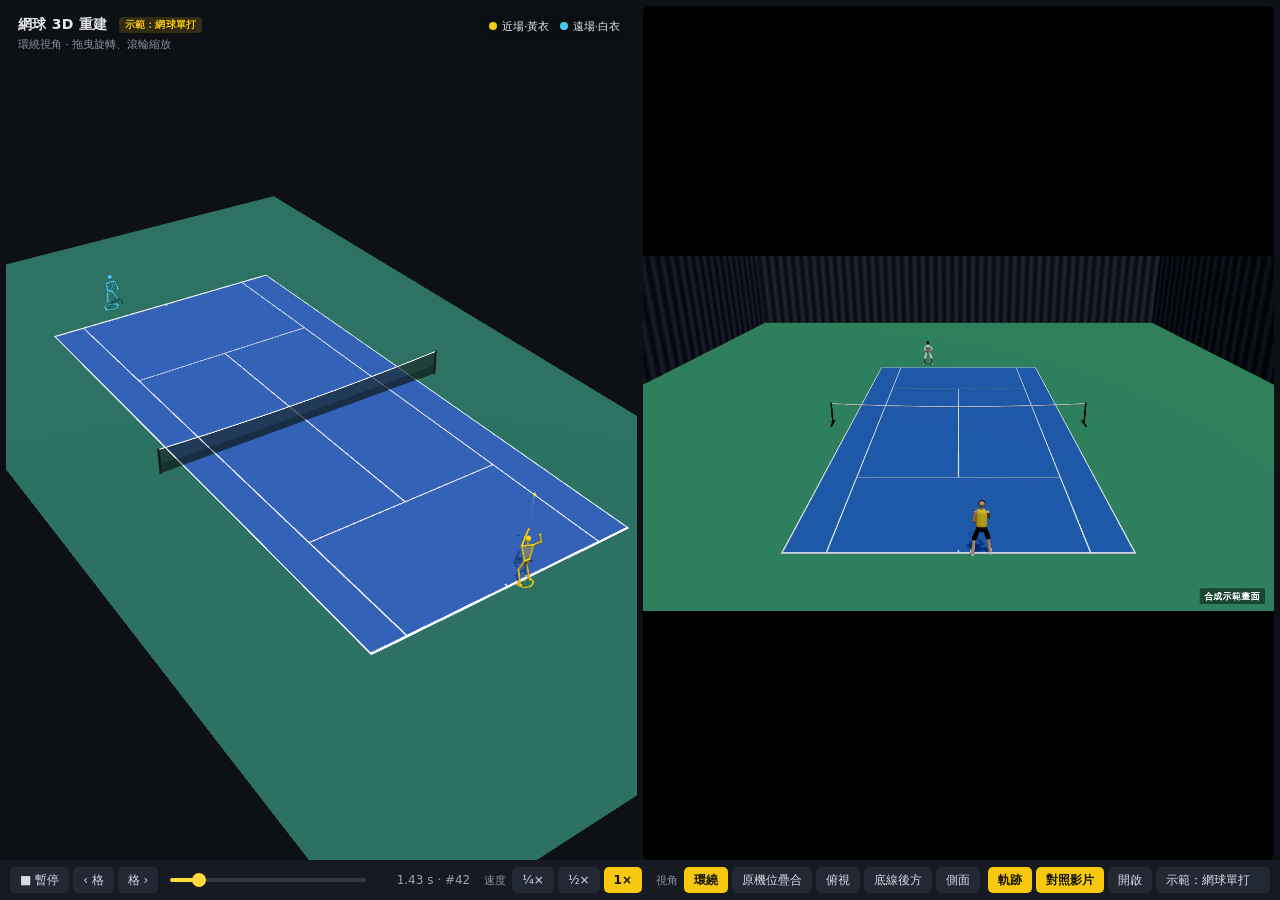
<file: web/index.html>
<!doctype html>
<html lang="zh-Hant-TW">
<head>
  <meta charset="utf-8">
  <meta name="viewport" content="width=device-width, initial-scale=1, viewport-fit=cover">
  <meta name="theme-color" content="#0d1117">
  <title>網球 3D 重建</title>
  <link rel="stylesheet" href="css/style.css">
  <script type="importmap">
    {
      "imports": {
        "three": "./vendor/three.module.min.js",
        "three/addons/": "./vendor/addons/"
      }
    }
  </script>
</head>
<body>
  <main id="stage">
    <section id="view3d" class="panel" aria-label="3D 重建畫面">
      <canvas id="canvas3d"></canvas>
      <header class="hud">
        <h1><span id="appTitle">網球 3D 重建</span> <span id="datasetTag" class="tag"></span></h1>
        <p id="viewHint">環繞視角 · 拖曳旋轉、滾輪縮放</p>
      </header>
      <ul id="legend" class="legend"></ul>
      <div id="message" class="message" hidden></div>
    </section>
    <section id="viewVideo" class="panel video-panel" aria-label="對照影片">
      <video id="video" playsinline muted preload="auto"></video>
      <div id="noVideo" class="no-video" hidden>
        <p>沒有對照影片</p>
        <p class="sub">把影片和 JSON 一起拖進視窗，或按右下角「開啟」。</p>
      </div>
    </section>
  </main>

  <footer id="bar">
    <div class="grp grp-play">
      <button id="btnPlay" type="button" title="播放／暫停（空白鍵）">■ 暫停</button>
      <button id="btnPrev" type="button" title="上一格（←）">‹ 格</button>
      <button id="btnNext" type="button" title="下一格（→）">格 ›</button>
    </div>
    <input id="timeline" type="range" min="0" max="0" step="1" value="0" aria-label="時間軸">
    <div class="grp grp-info">
      <span id="timecode" class="timecode">0.00 s · #0</span>
    </div>
    <div class="grp grp-speed">
      <span class="lbl">速度</span>
      <button type="button" data-speed="0.25">¼×</button>
      <button type="button" data-speed="0.5">½×</button>
      <button type="button" data-speed="1" class="active">1×</button>
    </div>
    <div class="grp grp-views">
      <span class="lbl">視角</span>
      <button type="button" data-view="orbit" class="active">環繞</button>
      <button type="button" data-view="overlay">原機位疊合</button>
      <button type="button" data-view="top">俯視</button>
      <button type="button" data-view="behind">底線後方</button>
      <button type="button" data-view="side">側面</button>
    </div>
    <div class="grp grp-toggles">
      <button id="btnTrails" type="button" class="toggle active" title="軌跡（T）">軌跡</button>
      <button id="btnVideo" type="button" class="toggle active" title="對照影片（V）">對照影片</button>
      <button id="btnOpen" type="button" title="開啟 JSON／影片檔">開啟</button>
      <select id="datasetSelect" aria-label="選擇資料" hidden></select>
    </div>
    <input id="fileInput" type="file" accept=".json,application/json,video/*" multiple hidden>
  </footer>

  <div id="dropHint" class="drop-hint" hidden>放開以載入 JSON／影片</div>

  <script type="module" src="js/main.js"></script>
</body>
</html>
</file>
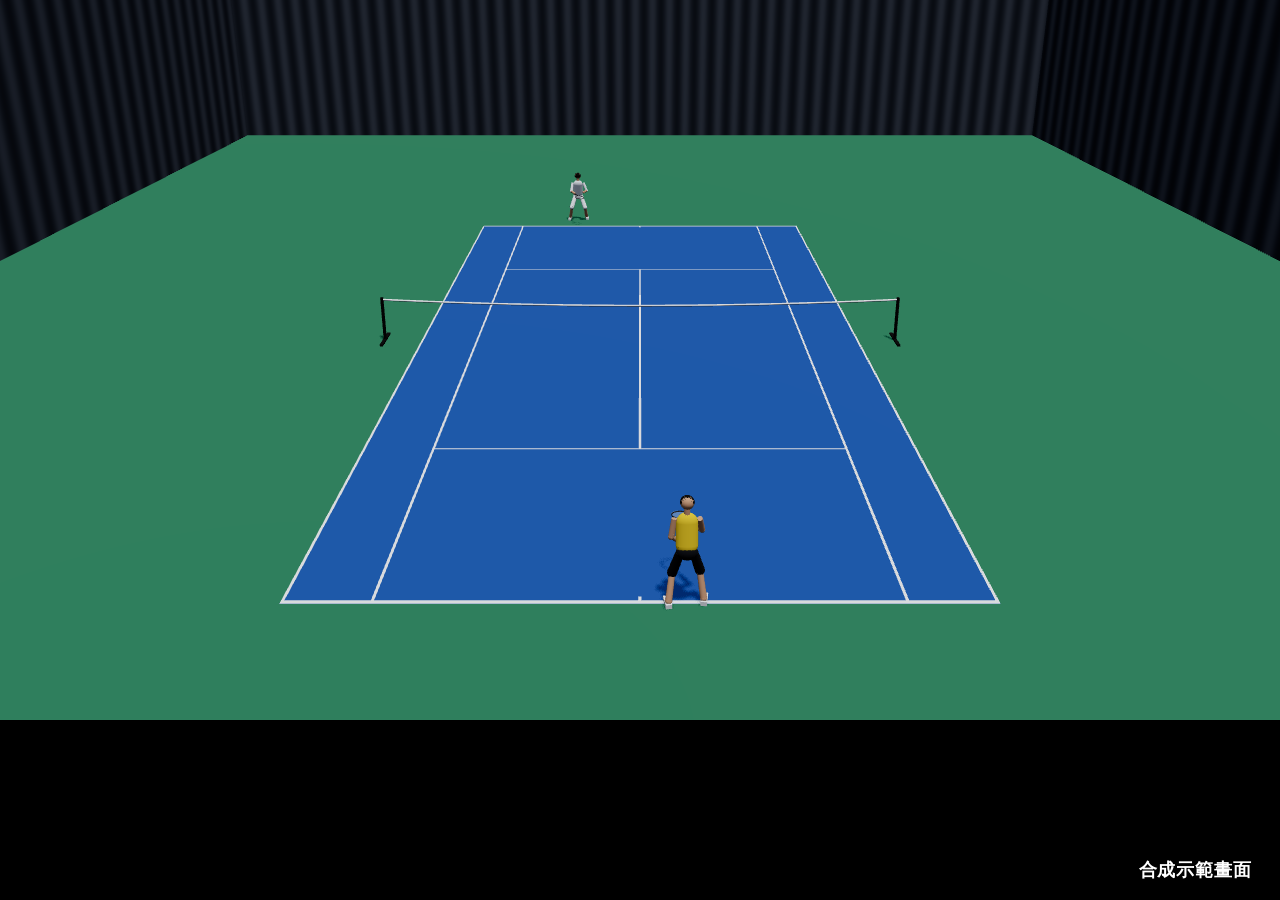
<file: tools/demo-footage/index.html>
<!doctype html>
<html lang="zh-Hant-TW">
<head>
  <meta charset="utf-8">
  <title>示範影片產生器</title>
  <style>html, body { margin: 0; background: #000; } canvas { display: block; }</style>
  <script type="importmap">
    { "imports": { "three": "../../web/vendor/three.module.min.js", "three/addons/": "../../web/vendor/addons/" } }
  </script>
</head>
<body>
  <!-- 由 tools/render-demo-video.mjs 開啟：把示範資料從「原始攝影機」的位置畫成擬真畫面，逐格截圖後合成影片 -->
  <canvas id="c" width="1280" height="720"></canvas>
  <div style="position:fixed;right:18px;bottom:14px;padding:4px 10px;border-radius:4px;background:rgba(0,0,0,.45);color:#fff;font:600 18px system-ui,'Noto Sans TC',sans-serif;letter-spacing:.05em">合成示範畫面</div>
  <script type="module" src="render.js"></script>
</body>
</html>
</file>
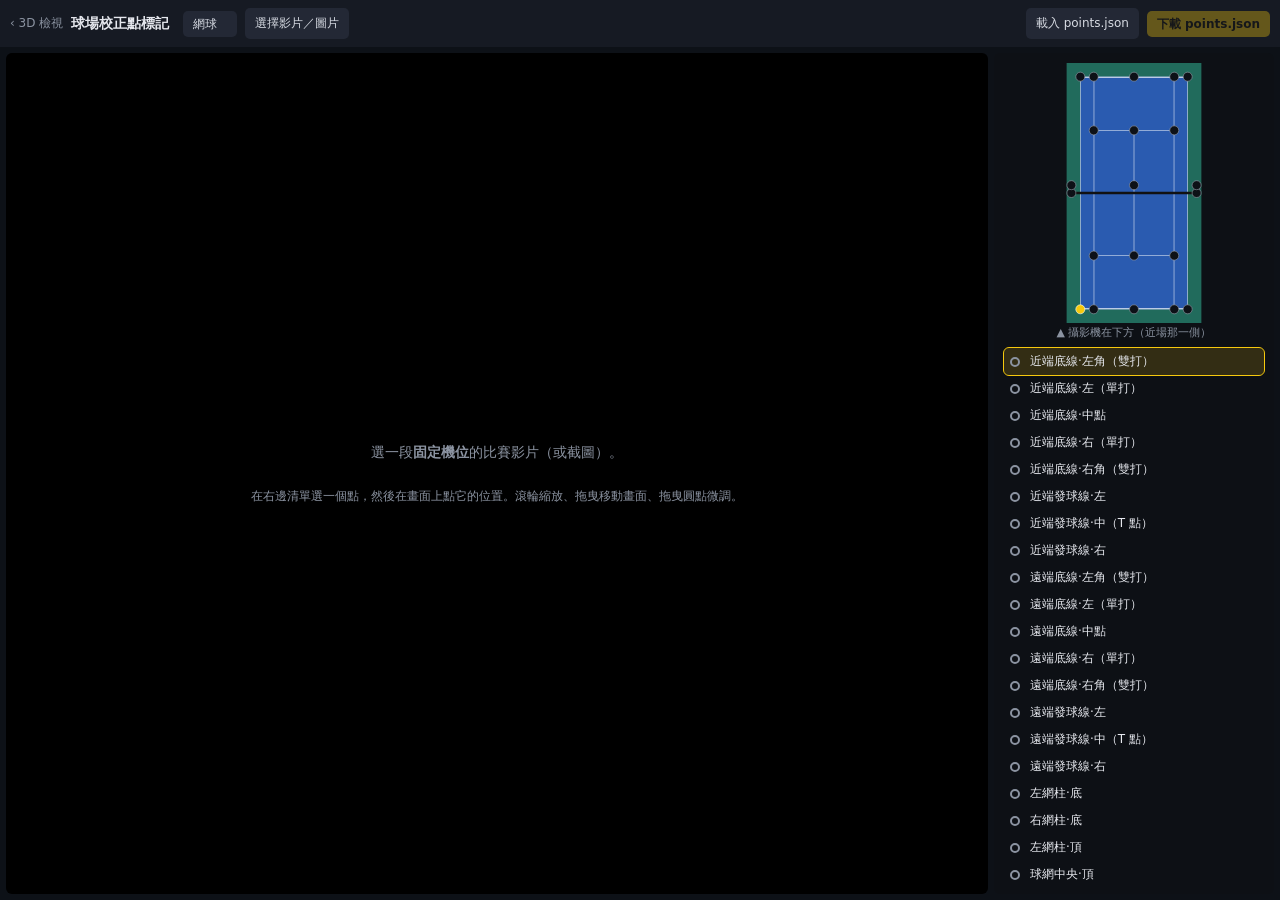
<file: web/calibrate.html>
<!doctype html>
<html lang="zh-Hant-TW">
<head>
  <meta charset="utf-8">
  <meta name="viewport" content="width=device-width, initial-scale=1, viewport-fit=cover">
  <meta name="theme-color" content="#0d1117">
  <title>球場校正點標記</title>
  <link rel="stylesheet" href="css/style.css">
  <link rel="stylesheet" href="css/calibrate.css">
</head>
<body class="calib">
  <header class="calib-bar">
    <a class="back" href="./">‹ 3D 檢視</a>
    <h1>球場校正點標記</h1>
    <select id="sportSelect" aria-label="球種"></select>
    <label class="file-btn">選擇影片／圖片<input id="fileMedia" type="file" accept="video/*,image/*" hidden></label>
    <div id="timeGroup" class="time-group" hidden>
      <input id="time" type="range" min="0" max="0" step="0.01" value="0" aria-label="選擇畫面">
      <span id="timeLabel" class="timecode">0.00 s</span>
      <button id="btnMedian" type="button" title="取多個畫面的中位數，把會動的人去掉，只留下球場">去除球員</button>
    </div>
    <span class="spacer"></span>
    <label class="file-btn">載入 points.json<input id="filePoints" type="file" accept=".json,application/json" hidden></label>
    <button id="btnExport" type="button" class="active" disabled>下載 points.json</button>
  </header>

  <main class="calib-main">
    <div id="stageWrap" class="stage-wrap">
      <canvas id="stage"></canvas>
      <div id="empty" class="empty">
        <p>選一段<strong>固定機位</strong>的比賽影片（或截圖）。</p>
        <p class="sub">在右邊清單選一個點，然後在畫面上點它的位置。滾輪縮放、拖曳移動畫面、拖曳圓點微調。</p>
      </div>
      <div id="status" class="message" hidden></div>
    </div>
    <aside class="calib-side">
      <svg id="diagram" viewBox="-7 -13.3 14 26.6" aria-label="球場示意圖"></svg>
      <p class="diagram-note">▲ 攝影機在下方（近場那一側）</p>
      <ol id="pointList" class="point-list"></ol>
      <div class="help">
        <p>先在左上選<strong>球種</strong>。<strong>至少 4 個地面點</strong>（例如近端底線兩角＋近端發球線／廚房線兩端），越分散越準。看不到的點可以跳過。</p>
        <p>點線的<strong>外緣交點</strong>。放大後用方向鍵可以微調 0.5 像素；Delete 刪除目前的點。</p>
        <p>點滿 4 個地面點後，黃線會畫出推算的球場線，應該和畫面上的線重疊。</p>
        <p>下載後執行：<code>python calibrate.py --points points.json --video 影片.mp4</code></p>
      </div>
    </aside>
  </main>

  <video id="srcVideo" muted playsinline preload="auto" hidden></video>
  <script type="module" src="js/calibrate.js"></script>
</body>
</html>
</file>
<file: web/css/style.css>
:root {
  --bg: #0d1117;
  --panel: #0d1015;
  --bar: #161a23;
  --btn: #232835;
  --btn-hover: #2d3342;
  --text: #e6e8ee;
  --muted: #8b93a1;
  --accent: #f6c90e;
  --accent-2: #ffda3c;
  --track: #39383d;
  color-scheme: dark;
}

* { box-sizing: border-box; }

html, body {
  margin: 0;
  height: 100%;
  background: var(--bg);
  color: var(--text);
  font-family: system-ui, -apple-system, "PingFang TC", "Noto Sans TC", "Microsoft JhengHei", sans-serif;
  -webkit-font-smoothing: antialiased;
}

body {
  display: grid;
  grid-template-rows: minmax(0, 1fr) auto;
  height: 100%;
  overflow: hidden;
}

#stage {
  display: flex;
  gap: 6px;
  padding: 6px 6px 0;
  min-height: 0;
}

.panel {
  position: relative;
  flex: 1 1 0;
  min-width: 0;
  min-height: 0;
  border-radius: 6px;
  overflow: hidden;
  background: var(--panel);
}

#canvas3d {
  position: absolute;
  inset: 0;
  width: 100%;
  height: 100%;
  display: block;
  touch-action: none;
}

.video-panel { background: #000; }
.video-panel video {
  width: 100%;
  height: 100%;
  object-fit: contain;
  display: block;
}
body.no-compare #viewVideo { display: none; }

.no-video {
  position: absolute;
  inset: 0;
  display: grid;
  place-content: center;
  text-align: center;
  color: var(--muted);
  font-size: 14px;
  padding: 16px;
}
.no-video p { margin: 4px 0; }
.no-video .sub { font-size: 12px; opacity: .8; }

.hud {
  position: absolute;
  top: 10px;
  left: 12px;
  pointer-events: none;
  text-shadow: 0 1px 2px rgba(0, 0, 0, .6);
}
.hud h1 {
  margin: 0;
  font-size: 14px;
  font-weight: 700;
  letter-spacing: .02em;
}
.hud p {
  margin: 3px 0 0;
  font-size: 11px;
  color: var(--muted);
}
.tag {
  display: inline-block;
  margin-left: 6px;
  padding: 1px 6px;
  border-radius: 4px;
  background: rgba(246, 201, 14, .16);
  color: var(--accent);
  font-size: 10px;
  font-weight: 600;
  vertical-align: 1px;
}
.tag:empty { display: none; }

.legend {
  position: absolute;
  top: 8px;
  right: 8px;
  display: flex;
  flex-wrap: wrap;
  justify-content: flex-end;
  gap: 4px 10px;
  max-width: 60%;
  margin: 0;
  padding: 5px 9px;
  list-style: none;
  border-radius: 6px;
  background: rgba(11, 16, 20, .82);
  font-size: 11px;
  pointer-events: none;
}
.legend:empty { display: none; }
.legend li { white-space: nowrap; }
.legend .dot {
  display: inline-block;
  width: 8px;
  height: 8px;
  margin-right: 5px;
  border-radius: 50%;
  vertical-align: 0;
}

.message {
  position: absolute;
  left: 50%;
  bottom: 14px;
  transform: translateX(-50%);
  max-width: calc(100% - 24px);
  padding: 8px 12px;
  border-radius: 6px;
  background: rgba(22, 26, 35, .92);
  color: var(--text);
  font-size: 12px;
  line-height: 1.5;
}
.message.error { color: #ffb4a8; }

/* ---------- 控制列 ---------- */
#bar {
  display: flex;
  align-items: center;
  gap: 8px;
  padding: 7px 10px calc(7px + env(safe-area-inset-bottom));
  background: var(--bar);
  font-size: 12px;
}
.grp {
  display: flex;
  align-items: center;
  gap: 4px;
  flex: none;
}
.lbl {
  margin: 0 2px 0 6px;
  color: var(--muted);
  font-size: 11px;
}

button, select {
  appearance: none;
  border: 0;
  border-radius: 5px;
  background: var(--btn);
  color: #d7dbe3;
  font: inherit;
  font-size: 12px;
  line-height: 1;
  padding: 7px 10px;
  cursor: pointer;
  white-space: nowrap;
  touch-action: manipulation;
}
button:hover { background: var(--btn-hover); }
button:focus-visible, select:focus-visible, input:focus-visible {
  outline: 2px solid var(--accent-2);
  outline-offset: 1px;
}
button.active {
  background: var(--accent);
  color: #15120a;
  font-weight: 700;
}
button:disabled {
  opacity: .35;
  cursor: not-allowed;
}
select { padding-right: 8px; max-width: 160px; }

.timecode {
  min-width: 92px;
  text-align: right;
  color: #9aa1ad;
  font-variant-numeric: tabular-nums;
}

/* 時間軸：黃色進度 + 灰色軌道 */
#timeline {
  --pct: 0%;
  flex: 1 1 auto;
  min-width: 80px;
  height: 18px;
  margin: 0 4px;
  background: transparent;
  appearance: none;
  -webkit-appearance: none;
  cursor: pointer;
}
#timeline::-webkit-slider-runnable-track {
  height: 4px;
  border-radius: 2px;
  background: linear-gradient(to right, var(--accent-2) var(--pct), var(--track) var(--pct));
}
#timeline::-moz-range-track {
  height: 4px;
  border-radius: 2px;
  background: linear-gradient(to right, var(--accent-2) var(--pct), var(--track) var(--pct));
}
#timeline::-webkit-slider-thumb {
  -webkit-appearance: none;
  width: 14px;
  height: 14px;
  margin-top: -5px;
  border: 0;
  border-radius: 50%;
  background: var(--accent-2);
}
#timeline::-moz-range-thumb {
  width: 14px;
  height: 14px;
  border: 0;
  border-radius: 50%;
  background: var(--accent-2);
}

.drop-hint {
  position: fixed;
  inset: 12px;
  display: grid;
  place-content: center;
  border: 2px dashed var(--accent);
  border-radius: 12px;
  background: rgba(13, 17, 23, .85);
  color: var(--accent);
  font-size: 18px;
  font-weight: 700;
  z-index: 10;
  pointer-events: none;
}

[hidden] { display: none !important; }

/* ---------- 窄螢幕（手機直向）：上下排列、控制列換行 ---------- */
@media (max-width: 820px) {
  #stage { flex-direction: column; }
  #view3d { flex: 1.25 1 0; }
  #viewVideo { flex: 1 1 0; }

  #bar {
    flex-wrap: wrap;
    row-gap: 6px;
    padding: 6px 8px calc(8px + env(safe-area-inset-bottom));
  }
  #timeline { order: -1; flex-basis: 100%; margin: 0; }
  .grp-info { margin-left: auto; }
  .timecode { min-width: 0; }
  .grp-views, .grp-toggles, .grp-speed {
    overflow-x: auto;
    scrollbar-width: none;
  }
  .grp-views::-webkit-scrollbar { display: none; }
  .grp-views { flex: 1 1 100%; }
  .lbl:first-child { margin-left: 0; }
  button, select { padding: 8px 9px; }
  .hud h1 { font-size: 13px; }
  .legend {
    top: 46px;
    left: 12px;
    right: auto;
    max-width: calc(100% - 24px);
    justify-content: flex-start;
    font-size: 10px;
    gap: 2px 8px;
  }
  .grp-views { order: 2; }
  .grp-speed { order: 3; }
  .grp-toggles { order: 4; margin-left: auto; }
}

@media (max-width: 820px) and (orientation: landscape) and (max-height: 500px) {
  #stage { flex-direction: row; }
  #bar { flex-wrap: nowrap; overflow-x: auto; }
  #timeline { order: 0; flex-basis: auto; min-width: 120px; }
  .grp-views { flex: none; }
}
</file>
<file: web/css/calibrate.css>
body.calib {
  display: grid;
  grid-template-rows: auto minmax(0, 1fr);
}

.calib-bar {
  display: flex;
  flex-wrap: wrap;
  align-items: center;
  gap: 8px;
  padding: 8px 10px;
  background: var(--bar);
}
.calib-bar h1 { margin: 0 6px 0 0; font-size: 14px; }
.calib-bar .back { color: var(--muted); text-decoration: none; font-size: 12px; }
.calib-bar .spacer { flex: 1; }
.file-btn {
  display: inline-block;
  padding: 7px 10px;
  border-radius: 5px;
  background: var(--btn);
  color: #d7dbe3;
  font-size: 12px;
  cursor: pointer;
  white-space: nowrap;
}
.file-btn:hover { background: var(--btn-hover); }
.time-group { display: flex; align-items: center; gap: 6px; }
.time-group input { width: min(320px, 40vw); accent-color: var(--accent-2); }

.calib-main {
  display: grid;
  grid-template-columns: minmax(0, 1fr) 280px;
  gap: 6px;
  padding: 6px;
  min-height: 0;
}
.stage-wrap {
  position: relative;
  min-height: 0;
  border-radius: 6px;
  overflow: hidden;
  background: #000;
}
#stage {
  position: absolute;
  inset: 0;
  width: 100%;
  height: 100%;
  touch-action: none;
  cursor: crosshair;
}
.empty {
  position: absolute;
  inset: 0;
  display: grid;
  place-content: center;
  padding: 16px;
  text-align: center;
  color: var(--muted);
  font-size: 14px;
  pointer-events: none;
}
.empty .sub { font-size: 12px; }

.calib-side {
  overflow-y: auto;
  padding: 10px;
  border-radius: 6px;
  background: var(--panel);
  font-size: 12px;
}
#diagram { display: block; width: 100%; max-height: 260px; }
.diagram-note { margin: 2px 0 8px; color: var(--muted); font-size: 11px; text-align: center; }
.point-list { margin: 0; padding: 0; list-style: none; }
.point-list li {
  display: grid;
  grid-template-columns: 14px 1fr auto auto;
  align-items: center;
  gap: 6px;
  padding: 5px 6px;
  border-radius: 5px;
  cursor: pointer;
}
.point-list li:hover { background: var(--btn); }
.point-list li.active { background: rgba(246, 201, 14, .16); outline: 1px solid var(--accent); }
.point-list .dot { width: 10px; height: 10px; border-radius: 50%; border: 2px solid var(--muted); }
.point-list li.set .dot { background: #3ddc84; border-color: #3ddc84; }
.point-list .xy { color: var(--muted); font-variant-numeric: tabular-nums; font-size: 11px; }
.point-list .del { padding: 2px 6px; font-size: 11px; background: transparent; color: var(--muted); }
.point-list li:not(.set) .del { visibility: hidden; }
.help { margin-top: 10px; color: var(--muted); line-height: 1.55; }
.help p { margin: 6px 0; }
.help code { color: var(--text); font-size: 11px; word-break: break-all; }

@media (max-width: 820px) {
  .calib-main { grid-template-columns: 1fr; grid-template-rows: minmax(260px, 1fr) auto; }
  .calib-side { max-height: 42vh; }
  #diagram { max-height: 160px; }
}
</file>
